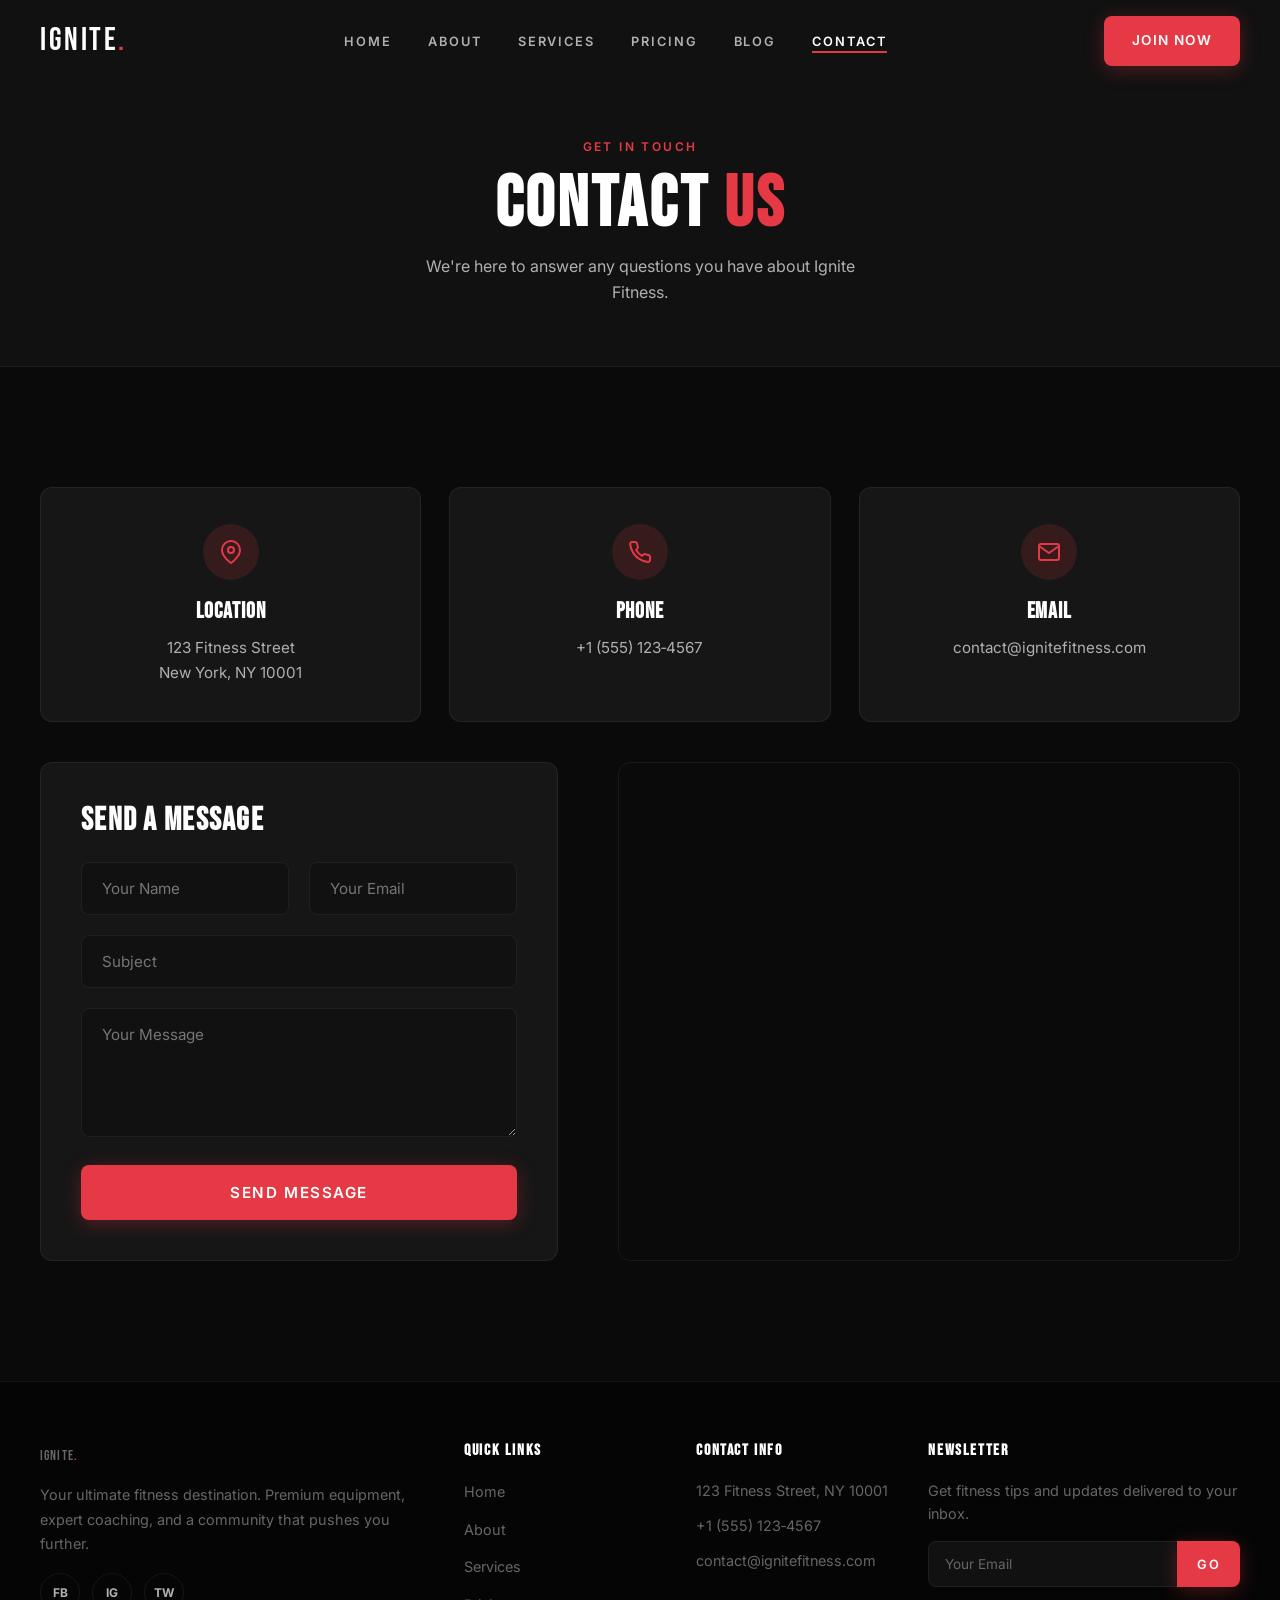
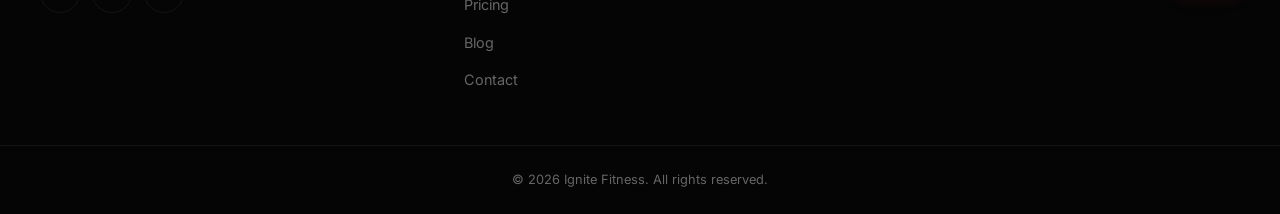
<file: contact.html>
<!DOCTYPE html>
<html lang="en">
<head>
    <meta charset="UTF-8">
    <meta name="viewport" content="width=device-width, initial-scale=1.0">
    <title>Contact | IGNITE FITNESS</title>
    <meta name="description" content="Get in touch with Ignite Fitness – address, phone, email, and a quick contact form.">
    <link rel="stylesheet" href="style.css">
</head>
<body>
    <!-- Preloader -->
    <div class="preloader"><div class="preloader-logo">IGNITE<span>.</span></div></div>

    <!-- Navbar -->
    <nav class="navbar"><div class="container nav-container"><a href="index.html" class="logo">IGNITE<span>.</span></a>
        <ul class="nav-menu">
            <li><a href="index.html" class="nav-link">Home</a></li>
            <li><a href="about.html" class="nav-link">About</a></li>
            <li><a href="services.html" class="nav-link">Services</a></li>
            <li><a href="pricing.html" class="nav-link">Pricing</a></li>
            <li><a href="blog.html" class="nav-link">Blog</a></li>
            <li><a href="contact.html" class="nav-link active">Contact</a></li>
        </ul>
        <div class="nav-actions"><a href="pricing.html" class="btn btn-primary">Join Now</a><div class="hamburger"><span class="bar"></span><span class="bar"></span><span class="bar"></span></div></div>
    </div></nav>

    <!-- Page Header -->
    <div class="page-header"><div class="container" data-reveal>
        <h4 class="section-subtitle">Get in Touch</h4>
        <h1>CONTACT <span class="text-accent">US</span></h1>
        <p>We're here to answer any questions you have about Ignite Fitness.</p>
    </div></div>

    <!-- Contact Info Section -->
    <section class="contact-info section-padding">
        <div class="container">
            <div class="contact-grid">
                <div class="contact-card" data-reveal="bottom">
                    <div class="contact-icon">
                        <svg width="24" height="24" viewBox="0 0 24 24" fill="none" stroke="currentColor" stroke-width="2" stroke-linecap="round" stroke-linejoin="round"><path d="M21 10c0 7-9 13-9 13s-9-6-9-13a9 9 0 0 1 18 0z"></path><circle cx="12" cy="10" r="3"></circle></svg>
                    </div>
                    <h3>Location</h3>
                    <p>123 Fitness Street<br/>New York, NY 10001</p>
                </div>
                <div class="contact-card" data-reveal="bottom" style="transition-delay: 100ms;">
                    <div class="contact-icon">
                        <svg width="24" height="24" viewBox="0 0 24 24" fill="none" stroke="currentColor" stroke-width="2" stroke-linecap="round" stroke-linejoin="round"><path d="M22 16.92v3a2 2 0 0 1-2.18 2 19.79 19.79 0 0 1-8.63-3.07 19.5 19.5 0 0 1-6-6 19.79 19.79 0 0 1-3.07-8.67A2 2 0 0 1 4.11 2h3a2 2 0 0 1 2 1.72 12.84 12.84 0 0 0 .7 2.81 2 2 0 0 1-.45 2.11L8.09 9.91a16 16 0 0 0 6 6l1.27-1.27a2 2 0 0 1 2.11-.45 12.84 12.84 0 0 0 2.81.7A2 2 0 0 1 22 16.92z"></path></svg>
                    </div>
                    <h3>Phone</h3>
                    <p><a href="tel:+15551234567">+1 (555) 123‑4567</a></p>
                </div>
                <div class="contact-card" data-reveal="bottom" style="transition-delay: 200ms;">
                    <div class="contact-icon">
                        <svg width="24" height="24" viewBox="0 0 24 24" fill="none" stroke="currentColor" stroke-width="2" stroke-linecap="round" stroke-linejoin="round"><path d="M4 4h16c1.1 0 2 .9 2 2v12c0 1.1-.9 2-2 2H4c-1.1 0-2-.9-2-2V6c0-1.1.9-2 2-2z"></path><polyline points="22,6 12,13 2,6"></polyline></svg>
                    </div>
                    <h3>Email</h3>
                    <p><a href="mailto:contact@ignitefitness.com">contact@ignitefitness.com</a></p>
                </div>
            </div>

            <div class="contact-container">
                <div class="contact-form" data-reveal="left">
                    <h3>Send a Message</h3>
                    <form onsubmit="return false;">
                        <div class="form-row">
                            <div class="form-group"><input type="text" name="name" placeholder="Your Name" required></div>
                            <div class="form-group"><input type="email" name="email" placeholder="Your Email" required></div>
                        </div>
                        <div class="form-group"><input type="text" name="subject" placeholder="Subject" required></div>
                        <div class="form-group"><textarea name="message" rows="5" placeholder="Your Message" required></textarea></div>
                        <button type="submit" class="btn btn-primary btn-large" style="width: 100%;">Send Message</button>
                    </form>
                </div>
                <div class="map-container" data-reveal="right">
                    <iframe src="https://www.google.com/maps/embed?pb=!1m18!1m12!1m3!1d193595.15830869428!2d-74.119763973046!3d40.69766374874431!2m3!1f0!2f0!3f0!3m2!1i1024!2i768!4f13.1!3m3!1m2!1s0x89c24fa5d33f083b%3A0xc80b8f06e177fe62!2sNew%20York%2C%20NY%2C%20USA!5e0!3m2!1sen!2s!4v1683134375836!5m2!1sen!2s" loading="lazy" referrerpolicy="no-referrer-when-downgrade"></iframe>
                </div>
            </div>
        </div>
    </section>

    <!-- Footer -->
    <footer class="footer"><div class="container footer-container">
        <div class="footer-col"><a href="index.html" class="logo">IGNITE<span>.</span></a>
            <p class="footer-desc">Your ultimate fitness destination. Premium equipment, expert coaching, and a community that pushes you further.</p>
            <div class="social-links"><a href="#">FB</a><a href="#">IG</a><a href="#">TW</a></div>
        </div>
        <div class="footer-col"><h4>Quick Links</h4><ul><li><a href="index.html">Home</a></li><li><a href="about.html">About</a></li><li><a href="services.html">Services</a></li><li><a href="pricing.html">Pricing</a></li><li><a href="blog.html">Blog</a></li><li><a href="contact.html">Contact</a></li></ul></div>
        <div class="footer-col"><h4>Contact Info</h4><ul><li style="color: var(--text-muted); font-size: 0.9rem; margin-bottom: 12px;">123 Fitness Street, NY 10001</li><li style="color: var(--text-muted); font-size: 0.9rem; margin-bottom: 12px;">+1 (555) 123‑4567</li><li style="color: var(--text-muted); font-size: 0.9rem;">contact@ignitefitness.com</li></ul></div>
        <div class="footer-col"><h4>Newsletter</h4><p style="color: var(--text-muted); font-size: 0.9rem;">Get fitness tips and updates delivered to your inbox.</p><form class="newsletter-form" onsubmit="return false;"><input type="email" placeholder="Your Email" required><button type="submit" class="btn btn-primary">Go</button></form></div>
    </div><div class="footer-bottom"><p>&copy; 2026 Ignite Fitness. All rights reserved.</p></div></footer>

    <script src="script.js"></script>
</body>
</html>
</file>
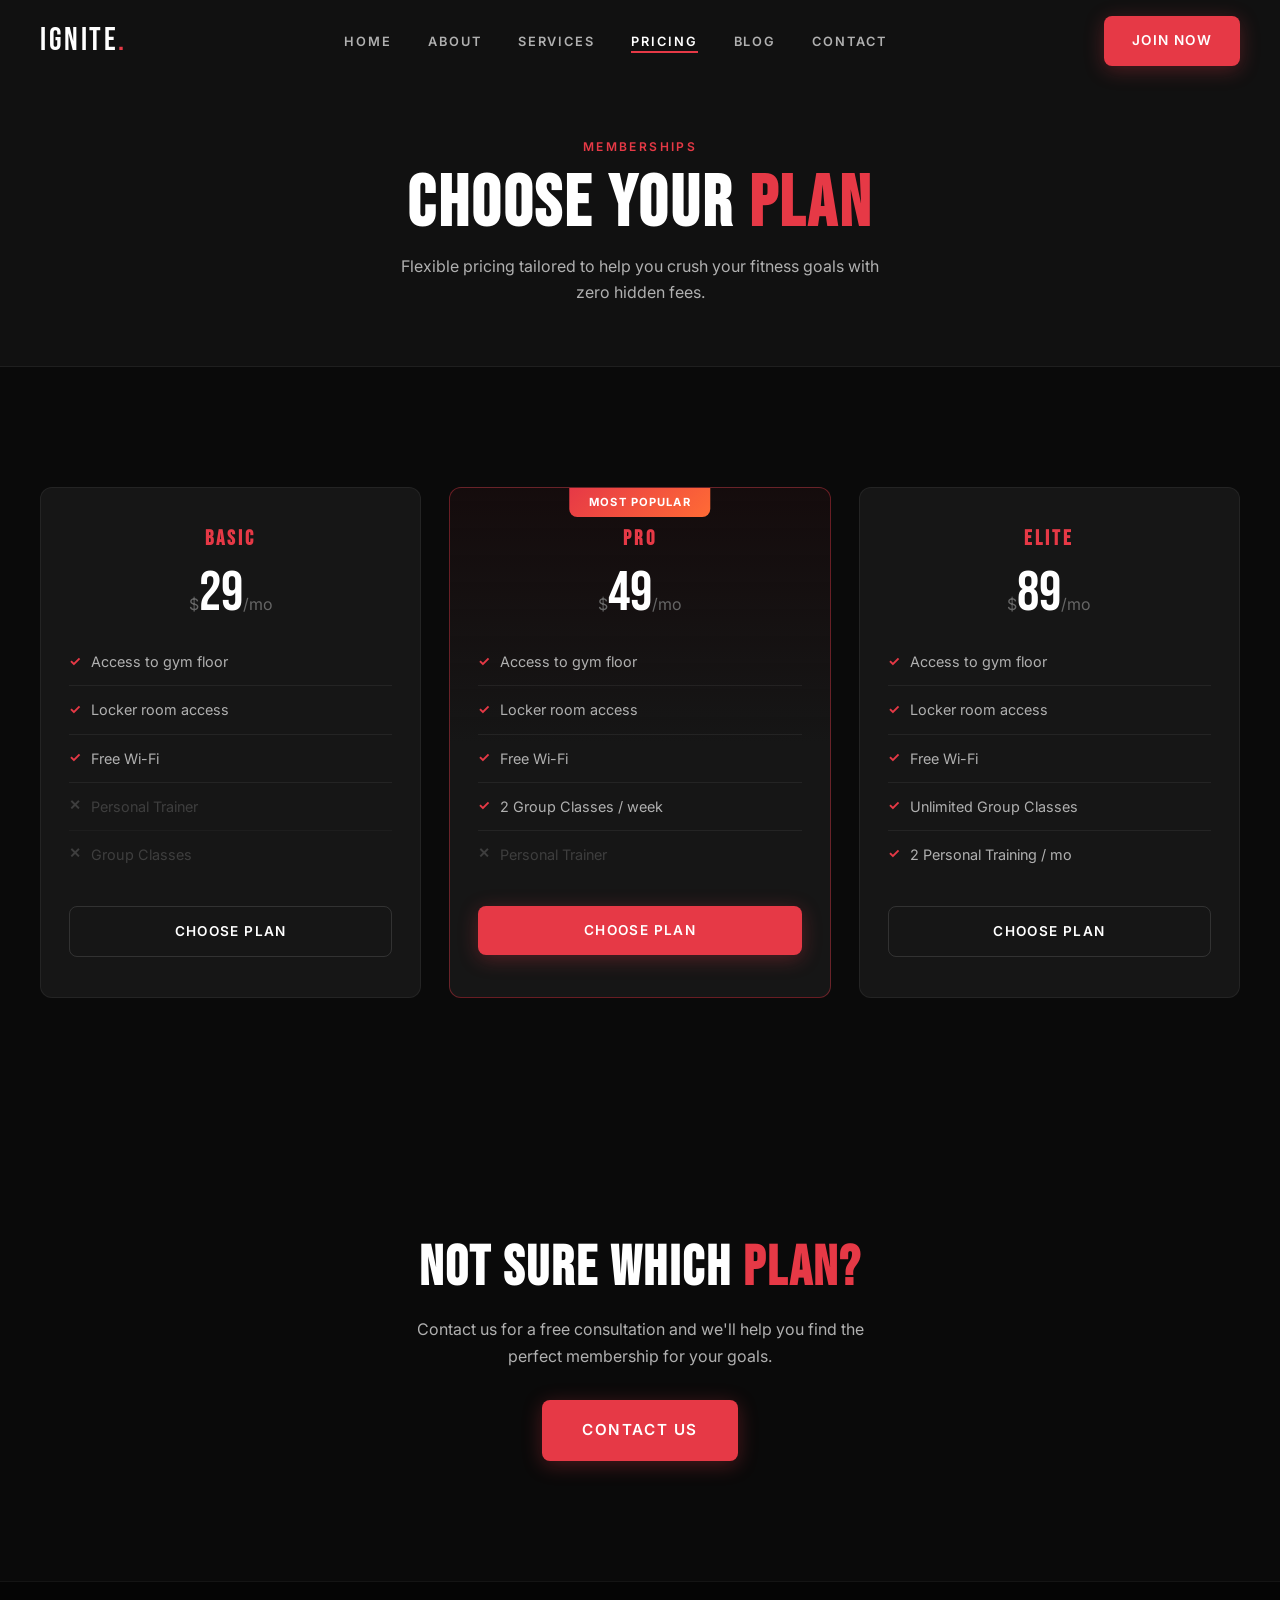
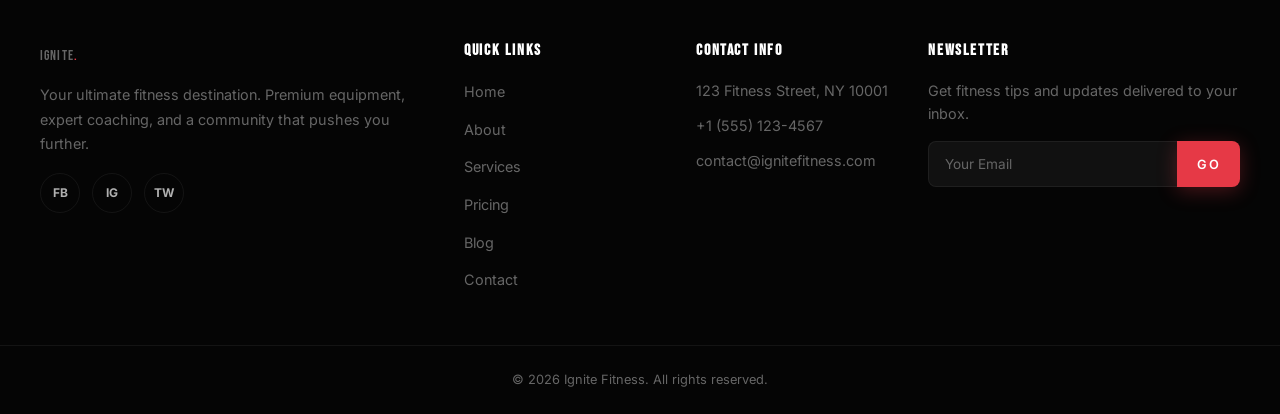
<file: pricing.html>
<!DOCTYPE html>
<html lang="en">
<head>
    <meta charset="UTF-8">
    <meta name="viewport" content="width=device-width, initial-scale=1.0">
    <title>Pricing & Memberships | IGNITE FITNESS</title>
    <meta name="description" content="Choose the best gym membership plan at Ignite Fitness. Flexible pricing with zero hidden fees.">
    <link rel="stylesheet" href="style.css">
</head>
<body>

    <!-- Preloader -->
    <div class="preloader">
        <div class="preloader-logo">IGNITE<span>.</span></div>
    </div>

    <!-- Navbar -->
    <nav class="navbar">
        <div class="container nav-container">
            <a href="index.html" class="logo">IGNITE<span>.</span></a>
            <ul class="nav-menu">
                <li><a href="index.html" class="nav-link">Home</a></li>
                <li><a href="about.html" class="nav-link">About</a></li>
                <li><a href="services.html" class="nav-link">Services</a></li>
                <li><a href="pricing.html" class="nav-link active">Pricing</a></li>
                <li><a href="blog.html" class="nav-link">Blog</a></li>
                <li><a href="contact.html" class="nav-link">Contact</a></li>
            </ul>
            <div class="nav-actions">
                <a href="pricing.html" class="btn btn-primary">Join Now</a>
                <div class="hamburger">
                    <span class="bar"></span>
                    <span class="bar"></span>
                    <span class="bar"></span>
                </div>
            </div>
        </div>
    </nav>

    <!-- Page Header -->
    <div class="page-header">
        <div class="container" data-reveal>
            <h4 class="section-subtitle">Memberships</h4>
            <h1>CHOOSE YOUR <span class="text-accent">PLAN</span></h1>
            <p>Flexible pricing tailored to help you crush your fitness goals with zero hidden fees.</p>
        </div>
    </div>

    <!-- Pricing Section -->
    <section id="pricing" class="pricing section-padding">
        <div class="container">
            <div class="pricing-grid">
                <div class="price-card" data-reveal="bottom">
                    <h3>Basic</h3>
                    <div class="price"><span>$</span>29<span>/mo</span></div>
                    <ul>
                        <li>Access to gym floor</li>
                        <li>Locker room access</li>
                        <li>Free Wi-Fi</li>
                        <li class="disabled">Personal Trainer</li>
                        <li class="disabled">Group Classes</li>
                    </ul>
                    <a href="#" class="btn btn-outline" style="width: 100%;">Choose Plan</a>
                </div>
                <div class="price-card popular" data-reveal="bottom">
                    <div class="badge">Most Popular</div>
                    <h3>Pro</h3>
                    <div class="price"><span>$</span>49<span>/mo</span></div>
                    <ul>
                        <li>Access to gym floor</li>
                        <li>Locker room access</li>
                        <li>Free Wi-Fi</li>
                        <li>2 Group Classes / week</li>
                        <li class="disabled">Personal Trainer</li>
                    </ul>
                    <a href="#" class="btn btn-primary" style="width: 100%;">Choose Plan</a>
                </div>
                <div class="price-card" data-reveal="bottom">
                    <h3>Elite</h3>
                    <div class="price"><span>$</span>89<span>/mo</span></div>
                    <ul>
                        <li>Access to gym floor</li>
                        <li>Locker room access</li>
                        <li>Free Wi-Fi</li>
                        <li>Unlimited Group Classes</li>
                        <li>2 Personal Training / mo</li>
                    </ul>
                    <a href="#" class="btn btn-outline" style="width: 100%;">Choose Plan</a>
                </div>
            </div>
        </div>
    </section>

    <!-- CTA Section -->
    <section class="cta section-padding">
        <div class="container cta-container" data-reveal>
            <h2>NOT SURE WHICH <span class="text-accent">PLAN?</span></h2>
            <p>Contact us for a free consultation and we'll help you find the perfect membership for your goals.</p>
            <a href="contact.html" class="btn btn-primary btn-large">Contact Us</a>
        </div>
    </section>

    <!-- Footer -->
    <footer class="footer">
        <div class="container footer-container">
            <div class="footer-col">
                <a href="index.html" class="logo">IGNITE<span>.</span></a>
                <p class="footer-desc">Your ultimate fitness destination. Premium equipment, expert coaching, and a community that pushes you further.</p>
                <div class="social-links">
                    <a href="#">FB</a>
                    <a href="#">IG</a>
                    <a href="#">TW</a>
                </div>
            </div>
            <div class="footer-col">
                <h4>Quick Links</h4>
                <ul>
                    <li><a href="index.html">Home</a></li>
                    <li><a href="about.html">About</a></li>
                    <li><a href="services.html">Services</a></li>
                    <li><a href="pricing.html">Pricing</a></li>
                    <li><a href="blog.html">Blog</a></li>
                    <li><a href="contact.html">Contact</a></li>
                </ul>
            </div>
            <div class="footer-col">
                <h4>Contact Info</h4>
                <ul>
                    <li style="color: var(--text-muted); font-size: 0.9rem; margin-bottom: 12px;">123 Fitness Street, NY 10001</li>
                    <li style="color: var(--text-muted); font-size: 0.9rem; margin-bottom: 12px;">+1 (555) 123-4567</li>
                    <li style="color: var(--text-muted); font-size: 0.9rem;">contact@ignitefitness.com</li>
                </ul>
            </div>
            <div class="footer-col">
                <h4>Newsletter</h4>
                <p style="color: var(--text-muted); font-size: 0.9rem;">Get fitness tips and updates delivered to your inbox.</p>
                <form class="newsletter-form" onsubmit="return false;">
                    <input type="email" placeholder="Your Email" required>
                    <button type="submit" class="btn btn-primary">Go</button>
                </form>
            </div>
        </div>
        <div class="footer-bottom">
            <p>&copy; 2026 Ignite Fitness. All rights reserved.</p>
        </div>
    </footer>

    <script src="script.js"></script>
</body>
</html>
</file>
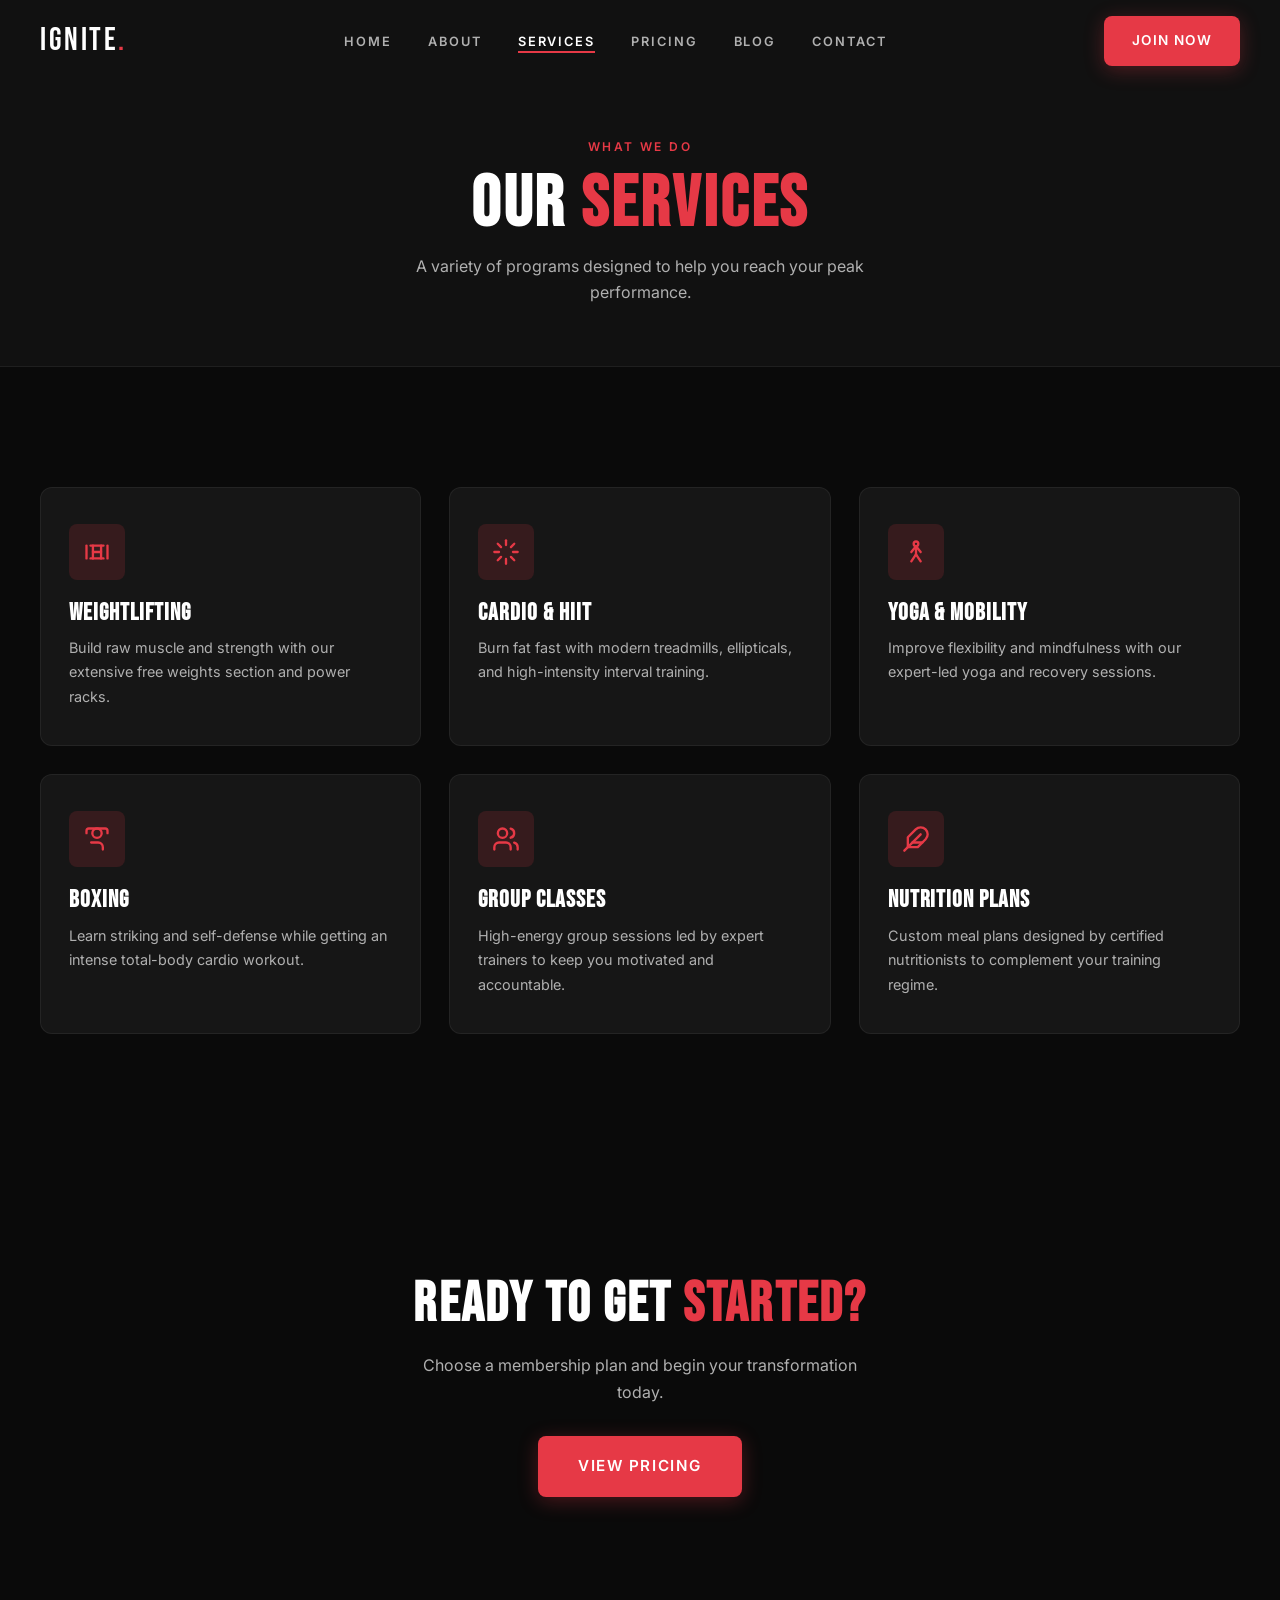
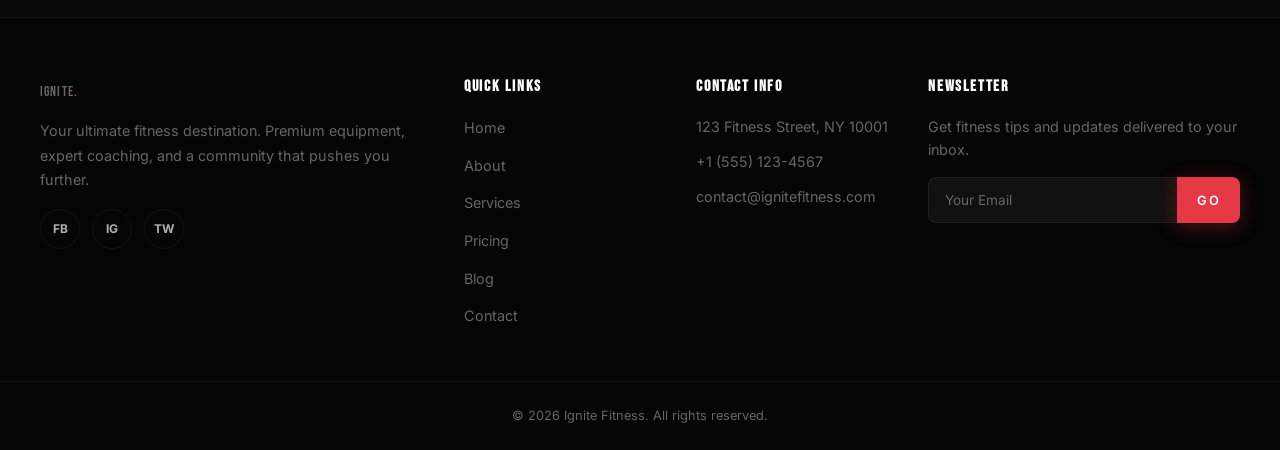
<file: services.html>
<!DOCTYPE html>
<html lang="en">
<head>
    <meta charset="UTF-8">
    <meta name="viewport" content="width=device-width, initial-scale=1.0">
    <title>Services | IGNITE FITNESS</title>
    <meta name="description" content="Explore our fitness services — weightlifting, cardio, yoga, boxing, and more at Ignite Fitness.">
    <link rel="stylesheet" href="style.css">
</head>
<body>

    <!-- Preloader -->
    <div class="preloader">
        <div class="preloader-logo">IGNITE<span>.</span></div>
    </div>

    <!-- Navbar -->
    <nav class="navbar">
        <div class="container nav-container">
            <a href="index.html" class="logo">IGNITE<span>.</span></a>
            <ul class="nav-menu">
                <li><a href="index.html" class="nav-link">Home</a></li>
                <li><a href="about.html" class="nav-link">About</a></li>
                <li><a href="services.html" class="nav-link active">Services</a></li>
                <li><a href="pricing.html" class="nav-link">Pricing</a></li>
                <li><a href="blog.html" class="nav-link">Blog</a></li>
                <li><a href="contact.html" class="nav-link">Contact</a></li>
            </ul>
            <div class="nav-actions">
                <a href="pricing.html" class="btn btn-primary">Join Now</a>
                <div class="hamburger">
                    <span class="bar"></span>
                    <span class="bar"></span>
                    <span class="bar"></span>
                </div>
            </div>
        </div>
    </nav>

    <!-- Page Header -->
    <div class="page-header">
        <div class="container" data-reveal>
            <h4 class="section-subtitle">What We Do</h4>
            <h1>OUR <span class="text-accent">SERVICES</span></h1>
            <p>A variety of programs designed to help you reach your peak performance.</p>
        </div>
    </div>

    <!-- Services Section -->
    <section id="services" class="services section-padding">
        <div class="container">
            <div class="services-grid">
                <div class="service-card" data-reveal="bottom">
                    <div class="service-icon">
                        <svg width="28" height="28" viewBox="0 0 24 24" fill="none" stroke="currentColor" stroke-width="2" stroke-linecap="round" stroke-linejoin="round"><path d="M6.5 6.5h11"/><path d="M6.5 17.5h11"/><path d="M3 6.5v11"/><path d="M21 6.5v11"/><path d="M8.5 6.5v11"/><path d="M15.5 6.5v11"/><path d="M8.5 12h7"/></svg>
                    </div>
                    <h3>Weightlifting</h3>
                    <p>Build raw muscle and strength with our extensive free weights section and power racks.</p>
                </div>
                <div class="service-card" data-reveal="bottom">
                    <div class="service-icon">
                        <svg width="28" height="28" viewBox="0 0 24 24" fill="none" stroke="currentColor" stroke-width="2" stroke-linecap="round" stroke-linejoin="round"><path d="M12 2v4"/><path d="M12 18v4"/><path d="M4.93 4.93l2.83 2.83"/><path d="M16.24 16.24l2.83 2.83"/><path d="M2 12h4"/><path d="M18 12h4"/><path d="M4.93 19.07l2.83-2.83"/><path d="M16.24 7.76l2.83-2.83"/></svg>
                    </div>
                    <h3>Cardio & HIIT</h3>
                    <p>Burn fat fast with modern treadmills, ellipticals, and high-intensity interval training.</p>
                </div>
                <div class="service-card" data-reveal="bottom">
                    <div class="service-icon">
                        <svg width="28" height="28" viewBox="0 0 24 24" fill="none" stroke="currentColor" stroke-width="2" stroke-linecap="round" stroke-linejoin="round"><circle cx="12" cy="5" r="2"/><path d="M12 7v7"/><path d="M8 12l4-5 4 5"/><path d="M12 14l-4 6"/><path d="M12 14l4 6"/></svg>
                    </div>
                    <h3>Yoga & Mobility</h3>
                    <p>Improve flexibility and mindfulness with our expert-led yoga and recovery sessions.</p>
                </div>
                <div class="service-card" data-reveal="bottom">
                    <div class="service-icon">
                        <svg width="28" height="28" viewBox="0 0 24 24" fill="none" stroke="currentColor" stroke-width="2" stroke-linecap="round" stroke-linejoin="round"><path d="M3 7V5a2 2 0 0 1 2-2h14a2 2 0 0 1 2 2v2"/><path d="M17 21v-2a4 4 0 0 0-4-4H7"/><circle cx="12" cy="7" r="4"/></svg>
                    </div>
                    <h3>Boxing</h3>
                    <p>Learn striking and self-defense while getting an intense total-body cardio workout.</p>
                </div>
                <div class="service-card" data-reveal="bottom">
                    <div class="service-icon">
                        <svg width="28" height="28" viewBox="0 0 24 24" fill="none" stroke="currentColor" stroke-width="2" stroke-linecap="round" stroke-linejoin="round"><path d="M16 21v-2a4 4 0 0 0-4-4H6a4 4 0 0 0-4 4v2"/><circle cx="9" cy="7" r="4"/><path d="M22 21v-2a4 4 0 0 0-3-3.87"/><path d="M16 3.13a4 4 0 0 1 0 7.75"/></svg>
                    </div>
                    <h3>Group Classes</h3>
                    <p>High-energy group sessions led by expert trainers to keep you motivated and accountable.</p>
                </div>
                <div class="service-card" data-reveal="bottom">
                    <div class="service-icon">
                        <svg width="28" height="28" viewBox="0 0 24 24" fill="none" stroke="currentColor" stroke-width="2" stroke-linecap="round" stroke-linejoin="round"><path d="M20.24 12.24a6 6 0 0 0-8.49-8.49L5 10.5V19h8.5z"/><line x1="16" y1="8" x2="2" y2="22"/><line x1="17.5" y1="15" x2="9" y2="15"/></svg>
                    </div>
                    <h3>Nutrition Plans</h3>
                    <p>Custom meal plans designed by certified nutritionists to complement your training regime.</p>
                </div>
            </div>
        </div>
    </section>

    <!-- CTA Section -->
    <section class="cta section-padding">
        <div class="container cta-container" data-reveal>
            <h2>READY TO GET <span class="text-accent">STARTED?</span></h2>
            <p>Choose a membership plan and begin your transformation today.</p>
            <a href="pricing.html" class="btn btn-primary btn-large">View Pricing</a>
        </div>
    </section>

    <!-- Footer -->
    <footer class="footer">
        <div class="container footer-container">
            <div class="footer-col">
                <a href="index.html" class="logo">IGNITE<span>.</span></a>
                <p class="footer-desc">Your ultimate fitness destination. Premium equipment, expert coaching, and a community that pushes you further.</p>
                <div class="social-links">
                    <a href="#">FB</a>
                    <a href="#">IG</a>
                    <a href="#">TW</a>
                </div>
            </div>
            <div class="footer-col">
                <h4>Quick Links</h4>
                <ul>
                    <li><a href="index.html">Home</a></li>
                    <li><a href="about.html">About</a></li>
                    <li><a href="services.html">Services</a></li>
                    <li><a href="pricing.html">Pricing</a></li>
                    <li><a href="blog.html">Blog</a></li>
                    <li><a href="contact.html">Contact</a></li>
                </ul>
            </div>
            <div class="footer-col">
                <h4>Contact Info</h4>
                <ul>
                    <li style="color: var(--text-muted); font-size: 0.9rem; margin-bottom: 12px;">123 Fitness Street, NY 10001</li>
                    <li style="color: var(--text-muted); font-size: 0.9rem; margin-bottom: 12px;">+1 (555) 123-4567</li>
                    <li style="color: var(--text-muted); font-size: 0.9rem;">contact@ignitefitness.com</li>
                </ul>
            </div>
            <div class="footer-col">
                <h4>Newsletter</h4>
                <p style="color: var(--text-muted); font-size: 0.9rem;">Get fitness tips and updates delivered to your inbox.</p>
                <form class="newsletter-form" onsubmit="return false;">
                    <input type="email" placeholder="Your Email" required>
                    <button type="submit" class="btn btn-primary">Go</button>
                </form>
            </div>
        </div>
        <div class="footer-bottom">
            <p>&copy; 2026 Ignite Fitness. All rights reserved.</p>
        </div>
    </footer>

    <script src="script.js"></script>
</body>
</html>
</file>
<file: style.css>
/* ============================================
   IGNITE FITNESS — "Midnight Ember" Theme
   Mobile-First | Premium Design
   ============================================ */

@import url('https://fonts.googleapis.com/css2?family=Bebas+Neue&family=Inter:wght@300;400;500;600;700&display=swap');

:root {
    --bg-primary: #0a0a0a;
    --bg-secondary: #111111;
    --bg-card: #161616;
    --bg-card-hover: #1c1c1c;
    --accent: #E63946;
    --accent-light: #FF6B6B;
    --accent-dark: #C62828;
    --accent-glow: rgba(230, 57, 70, 0.15);
    --ember: #FF6B35;
    --text-primary: #FFFFFF;
    --text-secondary: #B0B0B0;
    --text-muted: #666666;
    --border: rgba(255, 255, 255, 0.06);
    --border-hover: rgba(255, 255, 255, 0.12);

    --font-display: 'Bebas Neue', sans-serif;
    --font-body: 'Inter', sans-serif;

    --ease-out: cubic-bezier(0.25, 1, 0.5, 1);
    --ease-spring: cubic-bezier(0.34, 1.56, 0.64, 1);
    --transition-fast: 0.2s var(--ease-out);
    --transition-normal: 0.4s var(--ease-out);
    --transition-slow: 0.8s var(--ease-out);

    --radius-sm: 8px;
    --radius-md: 12px;
    --radius-lg: 20px;
    --radius-xl: 28px;
}

/* ── Reset ── */
*, *::before, *::after {
    margin: 0;
    padding: 0;
    box-sizing: border-box;
}

html {
    scroll-behavior: smooth;
    -webkit-text-size-adjust: 100%;
}

body {
    font-family: var(--font-body);
    background-color: var(--bg-primary);
    color: var(--text-primary);
    line-height: 1.6;
    overflow-x: hidden;
    -webkit-font-smoothing: antialiased;
    -moz-osx-font-smoothing: grayscale;
}

img {
    max-width: 100%;
    height: auto;
    display: block;
}

a {
    text-decoration: none;
    color: inherit;
}

ul { list-style: none; }

/* ── Typography ── */
h1, h2, h3, h4, h5, .logo {
    font-family: var(--font-display);
    letter-spacing: 0.04em;
    line-height: 1.1;
}

.text-accent {
    color: var(--accent);
}

.text-gradient {
    background: linear-gradient(135deg, var(--accent), var(--ember));
    -webkit-background-clip: text;
    -webkit-text-fill-color: transparent;
    background-clip: text;
}

/* ── Layout ── */
.container {
    width: 100%;
    max-width: 1280px;
    margin: 0 auto;
    padding: 0 20px;
}

.section-padding {
    padding: 80px 0;
}

/* ── Preloader ── */
.preloader {
    position: fixed;
    inset: 0;
    background: var(--bg-primary);
    display: flex;
    align-items: center;
    justify-content: center;
    z-index: 9999;
    transition: opacity 0.6s ease, visibility 0.6s ease;
}

.preloader.loaded {
    opacity: 0;
    visibility: hidden;
    pointer-events: none;
}

.preloader-logo {
    font-family: var(--font-display);
    font-size: 3rem;
    color: var(--text-primary);
    animation: pulse-glow 1.5s ease-in-out infinite;
}

.preloader-logo span {
    color: var(--accent);
}

@keyframes pulse-glow {
    0%, 100% { opacity: 0.4; transform: scale(0.95); }
    50% { opacity: 1; transform: scale(1); }
}

/* ══════════════════════════════
   NAVBAR
   ══════════════════════════════ */
.navbar {
    position: fixed;
    top: 0;
    left: 0;
    width: 100%;
    z-index: 1000;
    padding: 16px 0;
    transition: all var(--transition-normal);
    background: transparent;
}

.navbar.scrolled {
    background: rgba(10, 10, 10, 0.85);
    backdrop-filter: blur(20px) saturate(180%);
    -webkit-backdrop-filter: blur(20px) saturate(180%);
    border-bottom: 1px solid var(--border);
    padding: 10px 0;
}

.nav-container {
    display: flex;
    justify-content: space-between;
    align-items: center;
}

.logo {
    font-size: 2rem;
    color: var(--text-primary);
    text-decoration: none;
    letter-spacing: 0.08em;
}

.logo span {
    color: var(--accent);
}

/* Desktop Nav */
.nav-menu {
    display: none;
    gap: 36px;
}

.nav-link {
    font-family: var(--font-body);
    font-size: 0.8rem;
    font-weight: 600;
    color: var(--text-secondary);
    text-transform: uppercase;
    letter-spacing: 0.15em;
    transition: color var(--transition-fast);
    position: relative;
}

.nav-link::after {
    content: '';
    position: absolute;
    bottom: -4px;
    left: 0;
    width: 0;
    height: 2px;
    background: var(--accent);
    transition: width var(--transition-normal);
}

.nav-link:hover,
.nav-link.active {
    color: var(--text-primary);
}

.nav-link:hover::after,
.nav-link.active::after {
    width: 100%;
}

.nav-actions {
    display: flex;
    align-items: center;
    gap: 16px;
}

.nav-actions .btn-primary {
    display: none;
}

/* Hamburger */
.hamburger {
    display: flex;
    flex-direction: column;
    cursor: pointer;
    gap: 5px;
    z-index: 1001;
    padding: 8px;
}

.bar {
    width: 24px;
    height: 2px;
    background: var(--text-primary);
    transition: all var(--transition-normal);
    border-radius: 2px;
}

.hamburger.active .bar:nth-child(1) {
    transform: translateY(7px) rotate(45deg);
}
.hamburger.active .bar:nth-child(2) {
    opacity: 0;
    transform: scaleX(0);
}
.hamburger.active .bar:nth-child(3) {
    transform: translateY(-7px) rotate(-45deg);
}

/* Mobile Menu */
.mobile-overlay {
    display: none;
}

/* ── Buttons ── */
.btn {
    display: inline-flex;
    align-items: center;
    justify-content: center;
    padding: 14px 28px;
    font-family: var(--font-body);
    font-weight: 600;
    font-size: 0.85rem;
    text-transform: uppercase;
    letter-spacing: 0.1em;
    border-radius: var(--radius-sm);
    cursor: pointer;
    transition: all var(--transition-normal);
    border: none;
    text-decoration: none;
    gap: 8px;
}

.btn-primary {
    background: var(--accent);
    color: #fff;
    box-shadow: 0 4px 20px rgba(230, 57, 70, 0.3);
}

.btn-primary:hover {
    background: var(--accent-light);
    box-shadow: 0 8px 30px rgba(230, 57, 70, 0.5);
    transform: translateY(-2px);
}

.btn-outline {
    background: transparent;
    color: var(--text-primary);
    border: 1px solid var(--border-hover);
}

.btn-outline:hover {
    border-color: var(--accent);
    color: var(--accent);
    background: var(--accent-glow);
}

.btn-large {
    padding: 18px 40px;
    font-size: 0.95rem;
}

/* ══════════════════════════════
   HERO
   ══════════════════════════════ */
.hero {
    min-height: 100vh;
    min-height: 100dvh;
    display: flex;
    align-items: center;
    position: relative;
    overflow: hidden;
    padding: 100px 0 60px;
}

.hero::before {
    content: '';
    position: absolute;
    inset: 0;
    background:
        linear-gradient(180deg, rgba(10,10,10,0.3) 0%, rgba(10,10,10,0.8) 60%, var(--bg-primary) 100%),
        url('https://images.unsplash.com/photo-1534438327276-14e5300c3a48?ixlib=rb-4.0.3&auto=format&fit=crop&w=1920&q=80') center/cover no-repeat;
    z-index: -1;
}

.hero-container {
    display: flex;
    flex-direction: column;
    align-items: center;
    text-align: center;
    gap: 30px;
}

.hero-badge {
    display: inline-flex;
    align-items: center;
    gap: 8px;
    padding: 8px 20px;
    background: var(--accent-glow);
    border: 1px solid rgba(230, 57, 70, 0.3);
    border-radius: 50px;
    font-size: 0.75rem;
    font-weight: 600;
    color: var(--accent-light);
    text-transform: uppercase;
    letter-spacing: 0.15em;
}

.hero-badge::before {
    content: '';
    width: 6px;
    height: 6px;
    background: var(--accent);
    border-radius: 50%;
    animation: blink 2s ease-in-out infinite;
}

@keyframes blink {
    0%, 100% { opacity: 1; }
    50% { opacity: 0.3; }
}

.title {
    font-size: clamp(3rem, 12vw, 7rem);
    line-height: 0.95;
    font-weight: 400;
    letter-spacing: 0.02em;
}

.title .line {
    display: block;
}

.description {
    color: var(--text-secondary);
    font-size: 1rem;
    max-width: 480px;
    line-height: 1.8;
    font-weight: 300;
}

.hero-buttons {
    display: flex;
    flex-direction: column;
    gap: 12px;
    width: 100%;
    max-width: 340px;
}

/* ══════════════════════════════
   MARQUEE
   ══════════════════════════════ */
.marquee {
    width: 100%;
    overflow: hidden;
    background: var(--accent);
    padding: 14px 0;
    white-space: nowrap;
}

.marquee-content {
    display: inline-flex;
    animation: scroll-marquee 25s linear infinite;
    font-family: var(--font-display);
    font-size: 1.1rem;
    letter-spacing: 0.1em;
    color: #fff;
    gap: 24px;
}

.marquee-content span {
    display: inline-flex;
    align-items: center;
    gap: 24px;
}

.marquee-content span::after {
    content: '✦';
    font-size: 0.6rem;
    opacity: 0.7;
}

@keyframes scroll-marquee {
    0% { transform: translateX(0); }
    100% { transform: translateX(-50%); }
}

/* ══════════════════════════════
   STATS
   ══════════════════════════════ */
.stats {
    padding: 50px 0;
    background: var(--bg-secondary);
    border-top: 1px solid var(--border);
    border-bottom: 1px solid var(--border);
}

.stats-container {
    display: grid;
    grid-template-columns: repeat(2, 1fr);
    gap: 30px;
    text-align: center;
}

.stat-item h3 {
    font-size: 2.5rem;
    color: var(--accent);
    line-height: 1;
    margin-bottom: 6px;
}

.stat-item p {
    color: var(--text-muted);
    font-size: 0.75rem;
    text-transform: uppercase;
    letter-spacing: 0.15em;
    font-weight: 500;
}

/* ══════════════════════════════
   SECTION HEADERS
   ══════════════════════════════ */
.section-header {
    text-align: center;
    margin-bottom: 50px;
}

.section-subtitle {
    font-family: var(--font-body);
    color: var(--accent);
    font-size: 0.75rem;
    font-weight: 600;
    letter-spacing: 0.2em;
    text-transform: uppercase;
    margin-bottom: 12px;
}

.section-title {
    font-size: clamp(2rem, 6vw, 3.5rem);
    letter-spacing: 0.02em;
}

.section-desc {
    color: var(--text-secondary);
    max-width: 520px;
    margin: 16px auto 0;
    font-size: 0.95rem;
    line-height: 1.7;
}

/* ══════════════════════════════
   ABOUT
   ══════════════════════════════ */
.about-container {
    display: flex;
    flex-direction: column;
    gap: 40px;
}

.about-image {
    position: relative;
    border-radius: var(--radius-md);
    overflow: hidden;
}

.about-image::before {
    content: '';
    position: absolute;
    inset: 0;
    border: 2px solid var(--accent);
    border-radius: var(--radius-md);
    transform: translate(10px, 10px);
    z-index: 1;
    pointer-events: none;
}

.about-image img {
    border-radius: var(--radius-md);
    width: 100%;
    aspect-ratio: 4/3;
    object-fit: cover;
    filter: grayscale(30%);
    transition: filter var(--transition-slow);
}

.about-image:hover img {
    filter: grayscale(0%);
}

.about-content {
    text-align: center;
}

.about-content p {
    color: var(--text-secondary);
    margin-bottom: 16px;
    line-height: 1.8;
    font-size: 0.95rem;
}

.about-features {
    margin: 24px 0;
    text-align: left;
}

.about-features li {
    padding: 10px 0;
    color: var(--text-secondary);
    font-size: 0.95rem;
    display: flex;
    align-items: center;
    gap: 12px;
    border-bottom: 1px solid var(--border);
}

.about-features li:last-child {
    border-bottom: none;
}

.check-icon {
    color: var(--accent);
    font-size: 1rem;
    flex-shrink: 0;
}

/* ══════════════════════════════
   CARDS (Services, Pricing, Testimonials)
   ══════════════════════════════ */
.services-grid,
.pricing-grid,
.trainers-grid,
.testimonials-grid {
    display: grid;
    grid-template-columns: 1fr;
    gap: 20px;
}

.service-card,
.price-card,
.testimonial-card {
    background: var(--bg-card);
    border: 1px solid var(--border);
    border-radius: var(--radius-md);
    padding: 36px 28px;
    transition: all var(--transition-normal);
    position: relative;
    overflow: hidden;
}

.service-card::before,
.price-card::before {
    content: '';
    position: absolute;
    top: 0;
    left: 0;
    right: 0;
    height: 3px;
    background: linear-gradient(90deg, var(--accent), var(--ember));
    transform: scaleX(0);
    transform-origin: left;
    transition: transform var(--transition-normal);
}

.service-card:hover::before,
.price-card:hover::before {
    transform: scaleX(1);
}

.service-card:hover,
.price-card:hover,
.testimonial-card:hover {
    border-color: var(--border-hover);
    background: var(--bg-card-hover);
    transform: translateY(-4px);
    box-shadow: 0 20px 40px rgba(0, 0, 0, 0.3);
}

.service-icon {
    width: 56px;
    height: 56px;
    border-radius: var(--radius-sm);
    background: var(--accent-glow);
    display: flex;
    align-items: center;
    justify-content: center;
    margin-bottom: 20px;
    color: var(--accent);
}

.service-card h3 {
    font-size: 1.5rem;
    margin-bottom: 10px;
}

.service-card p {
    color: var(--text-secondary);
    font-size: 0.9rem;
    line-height: 1.7;
}

/* ── Trainers ── */
.trainer-card {
    position: relative;
    overflow: hidden;
    border-radius: var(--radius-md);
    cursor: pointer;
}

.trainer-img {
    width: 100%;
    height: 380px;
    object-fit: cover;
    filter: grayscale(100%);
    transition: all var(--transition-slow);
}

.trainer-card:hover .trainer-img {
    filter: grayscale(0%);
    transform: scale(1.05);
}

.trainer-info {
    position: absolute;
    bottom: 0;
    left: 0;
    width: 100%;
    padding: 24px;
    background: linear-gradient(transparent, rgba(0,0,0,0.9));
}

.trainer-info h3 {
    font-size: 1.4rem;
    margin-bottom: 4px;
}

.trainer-info p {
    color: var(--accent);
    font-size: 0.8rem;
    font-weight: 600;
    letter-spacing: 0.1em;
    text-transform: uppercase;
}

/* ── Pricing ── */
.price-card {
    text-align: center;
    padding: 40px 28px;
}

.price-card h3 {
    font-size: 1.3rem;
    letter-spacing: 0.15em;
    color: var(--accent);
    margin-bottom: 4px;
}

.price {
    font-family: var(--font-display);
    font-size: 3.5rem;
    margin: 16px 0;
    line-height: 1;
}

.price span {
    font-family: var(--font-body);
    font-size: 1rem;
    color: var(--text-muted);
    font-weight: 400;
}

.price-card ul {
    text-align: left;
    margin-bottom: 28px;
}

.price-card li {
    padding: 12px 0;
    color: var(--text-secondary);
    font-size: 0.9rem;
    border-bottom: 1px solid var(--border);
    display: flex;
    align-items: center;
    gap: 10px;
}

.price-card li::before {
    content: '✓';
    color: var(--accent);
    font-weight: 700;
    font-size: 0.85rem;
}

.price-card li:last-child { border-bottom: none; }

.price-card li.disabled {
    color: var(--text-muted);
    opacity: 0.5;
}

.price-card li.disabled::before {
    content: '✕';
    color: var(--text-muted);
}

.price-card.popular {
    border-color: rgba(230, 57, 70, 0.4);
    background: linear-gradient(180deg, rgba(230, 57, 70, 0.05) 0%, var(--bg-card) 50%);
}

.badge {
    position: absolute;
    top: 0;
    left: 50%;
    transform: translateX(-50%);
    background: linear-gradient(135deg, var(--accent), var(--ember));
    color: #fff;
    padding: 6px 20px;
    font-size: 0.7rem;
    font-weight: 700;
    letter-spacing: 0.1em;
    text-transform: uppercase;
    border-radius: 0 0 var(--radius-sm) var(--radius-sm);
}

/* ── Testimonials ── */
.testimonial-card {
    padding: 32px 24px;
}

.testimonial-card .stars {
    color: var(--accent);
    font-size: 0.85rem;
    margin-bottom: 16px;
    letter-spacing: 4px;
}

.testimonial-card p {
    font-style: italic;
    color: var(--text-secondary);
    line-height: 1.8;
    margin-bottom: 24px;
    font-size: 0.95rem;
}

.testimonial-author {
    display: flex;
    align-items: center;
    gap: 14px;
}

.testimonial-author img {
    width: 48px;
    height: 48px;
    border-radius: 50%;
    object-fit: cover;
    border: 2px solid var(--accent);
}

.author-info h4 {
    font-size: 1rem;
    letter-spacing: 0.05em;
}

.author-info span {
    color: var(--text-muted);
    font-size: 0.8rem;
    font-family: var(--font-body);
    text-transform: none;
    letter-spacing: 0;
}

/* ══════════════════════════════
   BMI CALCULATOR
   ══════════════════════════════ */
.bmi-section {
    padding: 80px 0;
    background: var(--bg-secondary);
}

.bmi-container {
    display: flex;
    flex-direction: column;
    gap: 40px;
}

.bmi-content {
    text-align: center;
}

.bmi-form {
    background: var(--bg-card);
    border: 1px solid var(--border);
    border-radius: var(--radius-md);
    padding: 32px 24px;
}

.bmi-form input {
    width: 100%;
    padding: 16px;
    margin-bottom: 14px;
    background: var(--bg-primary);
    border: 1px solid var(--border);
    border-radius: var(--radius-sm);
    color: var(--text-primary);
    font-family: var(--font-body);
    font-size: 0.95rem;
    transition: border-color var(--transition-fast);
}

.bmi-form input:focus {
    outline: none;
    border-color: var(--accent);
    box-shadow: 0 0 0 3px var(--accent-glow);
}

.bmi-form input::placeholder {
    color: var(--text-muted);
}

#bmi-result {
    margin-top: 16px;
    padding: 16px;
    border-radius: var(--radius-sm);
    text-align: center;
    font-weight: 600;
    font-size: 1rem;
    min-height: 0;
    transition: all var(--transition-normal);
}

#bmi-result.show {
    background: var(--accent-glow);
    border: 1px solid rgba(230, 57, 70, 0.3);
}

/* ══════════════════════════════
   CTA
   ══════════════════════════════ */
.cta {
    text-align: center;
    position: relative;
    overflow: hidden;
    background:
        linear-gradient(rgba(10, 10, 10, 0.88), rgba(10, 10, 10, 0.88)),
        url('https://images.unsplash.com/photo-1571902943202-507ec2618e8f?ixlib=rb-4.0.3&auto=format&fit=crop&w=1920&q=80') center/cover no-repeat;
    background-attachment: scroll;
}

.cta-container h2 {
    font-size: clamp(2rem, 6vw, 3.5rem);
    margin-bottom: 16px;
}

.cta-container p {
    color: var(--text-secondary);
    max-width: 480px;
    margin: 0 auto 30px;
    font-size: 1rem;
    line-height: 1.7;
}

/* ══════════════════════════════
   PAGE HEADER
   ══════════════════════════════ */
.page-header {
    padding: 140px 0 60px;
    text-align: center;
    background: var(--bg-secondary);
    border-bottom: 1px solid var(--border);
}

.page-header h1 {
    font-size: clamp(2.5rem, 8vw, 4.5rem);
    margin-bottom: 10px;
}

.page-header p {
    color: var(--text-secondary);
    font-size: 1rem;
    max-width: 480px;
    margin: 0 auto;
}

/* ══════════════════════════════
   FOOTER
   ══════════════════════════════ */
.footer {
    background: #050505;
    padding: 60px 0 24px;
    border-top: 1px solid var(--border);
}

.footer-container {
    display: grid;
    grid-template-columns: 1fr;
    gap: 40px;
    margin-bottom: 40px;
}

.footer-col h4 {
    font-size: 1rem;
    letter-spacing: 0.1em;
    margin-bottom: 20px;
    color: var(--text-primary);
}

.footer-col ul li {
    margin-bottom: 12px;
}

.footer-col a {
    color: var(--text-muted);
    font-size: 0.9rem;
    transition: color var(--transition-fast);
}

.footer-col a:hover {
    color: var(--accent);
}

.footer-desc {
    color: var(--text-muted);
    margin: 16px 0;
    line-height: 1.7;
    font-size: 0.9rem;
}

.social-links {
    display: flex;
    gap: 12px;
    margin-top: 16px;
}

.social-links a {
    width: 40px;
    height: 40px;
    border-radius: 50%;
    border: 1px solid var(--border);
    display: flex;
    align-items: center;
    justify-content: center;
    color: var(--text-secondary);
    font-size: 0.75rem;
    font-weight: 700;
    transition: all var(--transition-fast);
}

.social-links a:hover {
    background: var(--accent);
    border-color: var(--accent);
    color: #fff;
}

.newsletter-form {
    display: flex;
    gap: 0;
    margin-top: 16px;
}

.newsletter-form input {
    flex: 1;
    padding: 14px 16px;
    background: var(--bg-secondary);
    border: 1px solid var(--border);
    border-right: none;
    border-radius: var(--radius-sm) 0 0 var(--radius-sm);
    color: var(--text-primary);
    font-family: var(--font-body);
    font-size: 0.85rem;
    outline: none;
    transition: border-color var(--transition-fast);
}

.newsletter-form input:focus {
    border-color: var(--accent);
}

.newsletter-form input::placeholder {
    color: var(--text-muted);
}

.newsletter-form button {
    border-radius: 0 var(--radius-sm) var(--radius-sm) 0;
    padding: 14px 20px;
    font-size: 0.8rem;
}

.footer-bottom {
    text-align: center;
    color: var(--text-muted);
    font-size: 0.8rem;
    padding-top: 24px;
    border-top: 1px solid var(--border);
}

/* ══════════════════════════════
   SCROLL REVEAL
   ══════════════════════════════ */
[data-reveal] {
    opacity: 0;
    transition: opacity 0.8s ease, transform 0.8s var(--ease-out);
}

[data-reveal="bottom"] { transform: translateY(40px); }
[data-reveal="left"] { transform: translateX(-40px); }
[data-reveal="right"] { transform: translateX(40px); }
[data-reveal="scale"] { transform: scale(0.9); }

[data-reveal].revealed {
    opacity: 1;
    transform: translate(0) scale(1);
}

/* ── Blog ── */
.blog-grid {
    display: grid;
    grid-template-columns: 1fr;
    gap: 30px;
}
.blog-card {
    background: var(--bg-card);
    border: 1px solid var(--border);
    border-radius: var(--radius-md);
    overflow: hidden;
    transition: all var(--transition-normal);
    display: flex;
    flex-direction: column;
}
.blog-card:hover {
    border-color: var(--border-hover);
    transform: translateY(-5px);
    box-shadow: 0 20px 40px rgba(0, 0, 0, 0.4);
}
.blog-image {
    position: relative;
    width: 100%;
    height: 240px;
    overflow: hidden;
    flex-shrink: 0;
}
.blog-image img {
    width: 100%;
    height: 100%;
    object-fit: cover;
    transition: transform var(--transition-slow);
}
.blog-card:hover .blog-image img {
    transform: scale(1.05);
}
.blog-category {
    position: absolute;
    top: 16px;
    left: 16px;
    background: var(--accent);
    color: #fff;
    font-size: 0.75rem;
    font-weight: 700;
    text-transform: uppercase;
    padding: 6px 12px;
    border-radius: 4px;
    letter-spacing: 0.1em;
}
.blog-content {
    padding: 30px;
    display: flex;
    flex-direction: column;
    flex-grow: 1;
}
.blog-meta {
    font-size: 0.8rem;
    color: var(--text-muted);
    margin-bottom: 10px;
    text-transform: uppercase;
    letter-spacing: 0.1em;
}
.blog-content h3 {
    font-size: 1.4rem;
    margin-bottom: 12px;
    line-height: 1.3;
}
.blog-excerpt {
    color: var(--text-secondary);
    font-size: 0.95rem;
    line-height: 1.7;
    margin-bottom: 24px;
}
.blog-content .btn {
    margin-top: auto;
}

/* ── Contact ── */
.contact-grid {
    display: grid;
    grid-template-columns: 1fr;
    gap: 20px;
}
.contact-card {
    background: var(--bg-card);
    border: 1px solid var(--border);
    border-radius: var(--radius-md);
    padding: 36px 28px;
    text-align: center;
    transition: all var(--transition-normal);
}
.contact-card:hover {
    border-color: var(--accent);
    transform: translateY(-4px);
}
.contact-icon {
    width: 56px;
    height: 56px;
    border-radius: 50%;
    background: var(--accent-glow);
    display: flex;
    align-items: center;
    justify-content: center;
    margin: 0 auto 20px;
    color: var(--accent);
}
.contact-card h3 {
    font-size: 1.4rem;
    margin-bottom: 12px;
    color: var(--text-primary);
}
.contact-card p {
    color: var(--text-secondary);
    font-size: 0.95rem;
    line-height: 1.6;
}
.contact-container {
    display: grid;
    grid-template-columns: 1fr;
    gap: 40px;
    margin-top: 40px;
}
.contact-form {
    background: var(--bg-card);
    padding: 40px;
    border-radius: var(--radius-md);
    border: 1px solid var(--border);
}
.contact-form h3 {
    font-size: 2rem;
    margin-bottom: 24px;
}
.form-row {
    display: grid;
    grid-template-columns: 1fr;
    gap: 20px;
}
.form-group {
    margin-bottom: 20px;
}
.form-group input,
.form-group textarea {
    width: 100%;
    background: var(--bg-secondary);
    border: 1px solid var(--border);
    color: var(--text-primary);
    padding: 16px 20px;
    border-radius: var(--radius-sm);
    font-family: var(--font-body);
    font-size: 0.95rem;
    transition: all var(--transition-fast);
}
.form-group input:focus,
.form-group textarea:focus {
    outline: none;
    border-color: var(--accent);
    box-shadow: 0 0 0 4px var(--accent-glow);
}
.map-container {
    border-radius: var(--radius-md);
    overflow: hidden;
    height: 100%;
    min-height: 400px;
    border: 1px solid var(--border);
}
.map-container iframe {
    width: 100%;
    height: 100%;
    border: none;
    filter: invert(90%) hue-rotate(180deg) contrast(110%);
}

/* ══════════════════════════════
   RESPONSIVE — Tablet (600px+)
   ══════════════════════════════ */
@media (min-width: 600px) {
    .container {
        padding: 0 32px;
    }

    .section-padding {
        padding: 100px 0;
    }

    .stats-container {
        grid-template-columns: repeat(4, 1fr);
    }

    .services-grid,
    .testimonials-grid {
        grid-template-columns: repeat(2, 1fr);
    }

    .blog-grid {
        grid-template-columns: repeat(2, 1fr);
    }

    .pricing-grid {
        grid-template-columns: repeat(2, 1fr);
    }

    .trainers-grid {
        grid-template-columns: repeat(2, 1fr);
    }

    .hero-buttons {
        flex-direction: row;
        max-width: none;
        width: auto;
        justify-content: center;
    }

    .footer-container {
        grid-template-columns: repeat(2, 1fr);
    }

    .bmi-container {
        flex-direction: row;
        align-items: center;
    }

    .bmi-content {
        text-align: left;
        flex: 1;
    }

    .bmi-form {
        flex: 1;
        padding: 40px 32px;
    }

    .about-container {
        flex-direction: row;
        align-items: center;
        gap: 60px;
    }

    .about-content {
        text-align: left;
        flex: 1;
    }

    .about-image {
        flex: 1;
    }

    .about-image img {
        aspect-ratio: 3/4;
    }
}

/* ══════════════════════════════
   RESPONSIVE — Desktop (900px+)
   ══════════════════════════════ */
@media (min-width: 900px) {
    .container {
        padding: 0 40px;
    }

    .section-padding {
        padding: 120px 0;
    }

    /* Show desktop nav */
    .nav-menu {
        display: flex;
    }

    .hamburger {
        display: none;
    }

    .nav-actions .btn-primary {
        display: inline-flex;
    }

    /* Grids */
    .services-grid {
        grid-template-columns: repeat(3, 1fr);
        gap: 28px;
    }

    .pricing-grid {
        grid-template-columns: repeat(3, 1fr);
        gap: 28px;
    }

    .trainers-grid {
        grid-template-columns: repeat(3, 1fr);
        gap: 28px;
    }

    .testimonials-grid {
        grid-template-columns: repeat(3, 1fr);
        gap: 28px;
    }

    .blog-grid {
        grid-template-columns: repeat(3, 1fr);
        gap: 28px;
    }

    .contact-grid {
        grid-template-columns: repeat(3, 1fr);
        gap: 28px;
    }

    .contact-container {
        grid-template-columns: 1fr 1.2fr;
        gap: 60px;
    }

    .form-row {
        grid-template-columns: 1fr 1fr;
    }

    .trainer-img {
        height: 450px;
    }

    .footer-container {
        grid-template-columns: 2fr 1fr 1fr 1.5fr;
    }

    /* CTA parallax on desktop only */
    .cta {
        background-attachment: fixed;
    }

    .stat-item h3 {
        font-size: 3.5rem;
    }

    .about-container {
        gap: 80px;
    }
}

/* ══════════════════════════════
   RESPONSIVE — Large (1200px+)
   ══════════════════════════════ */
@media (min-width: 1200px) {
    .title {
        font-size: 7rem;
    }

    .section-title {
        font-size: 3.5rem;
    }
}

/* ── Mobile Nav Overlay ── */
@media (max-width: 899px) {
    .nav-menu {
        position: fixed;
        inset: 0;
        background: rgba(10, 10, 10, 0.97);
        backdrop-filter: blur(30px);
        -webkit-backdrop-filter: blur(30px);
        display: flex;
        flex-direction: column;
        align-items: center;
        justify-content: center;
        gap: 32px;
        opacity: 0;
        visibility: hidden;
        transition: all 0.4s ease;
        z-index: 999;
    }

    .nav-menu.active {
        opacity: 1;
        visibility: visible;
    }

    .nav-menu .nav-link {
        font-family: var(--font-display);
        font-size: 2rem;
        letter-spacing: 0.1em;
        color: var(--text-primary);
    }

    .nav-menu .nav-link::after {
        bottom: -6px;
        height: 3px;
    }
}
</file>
